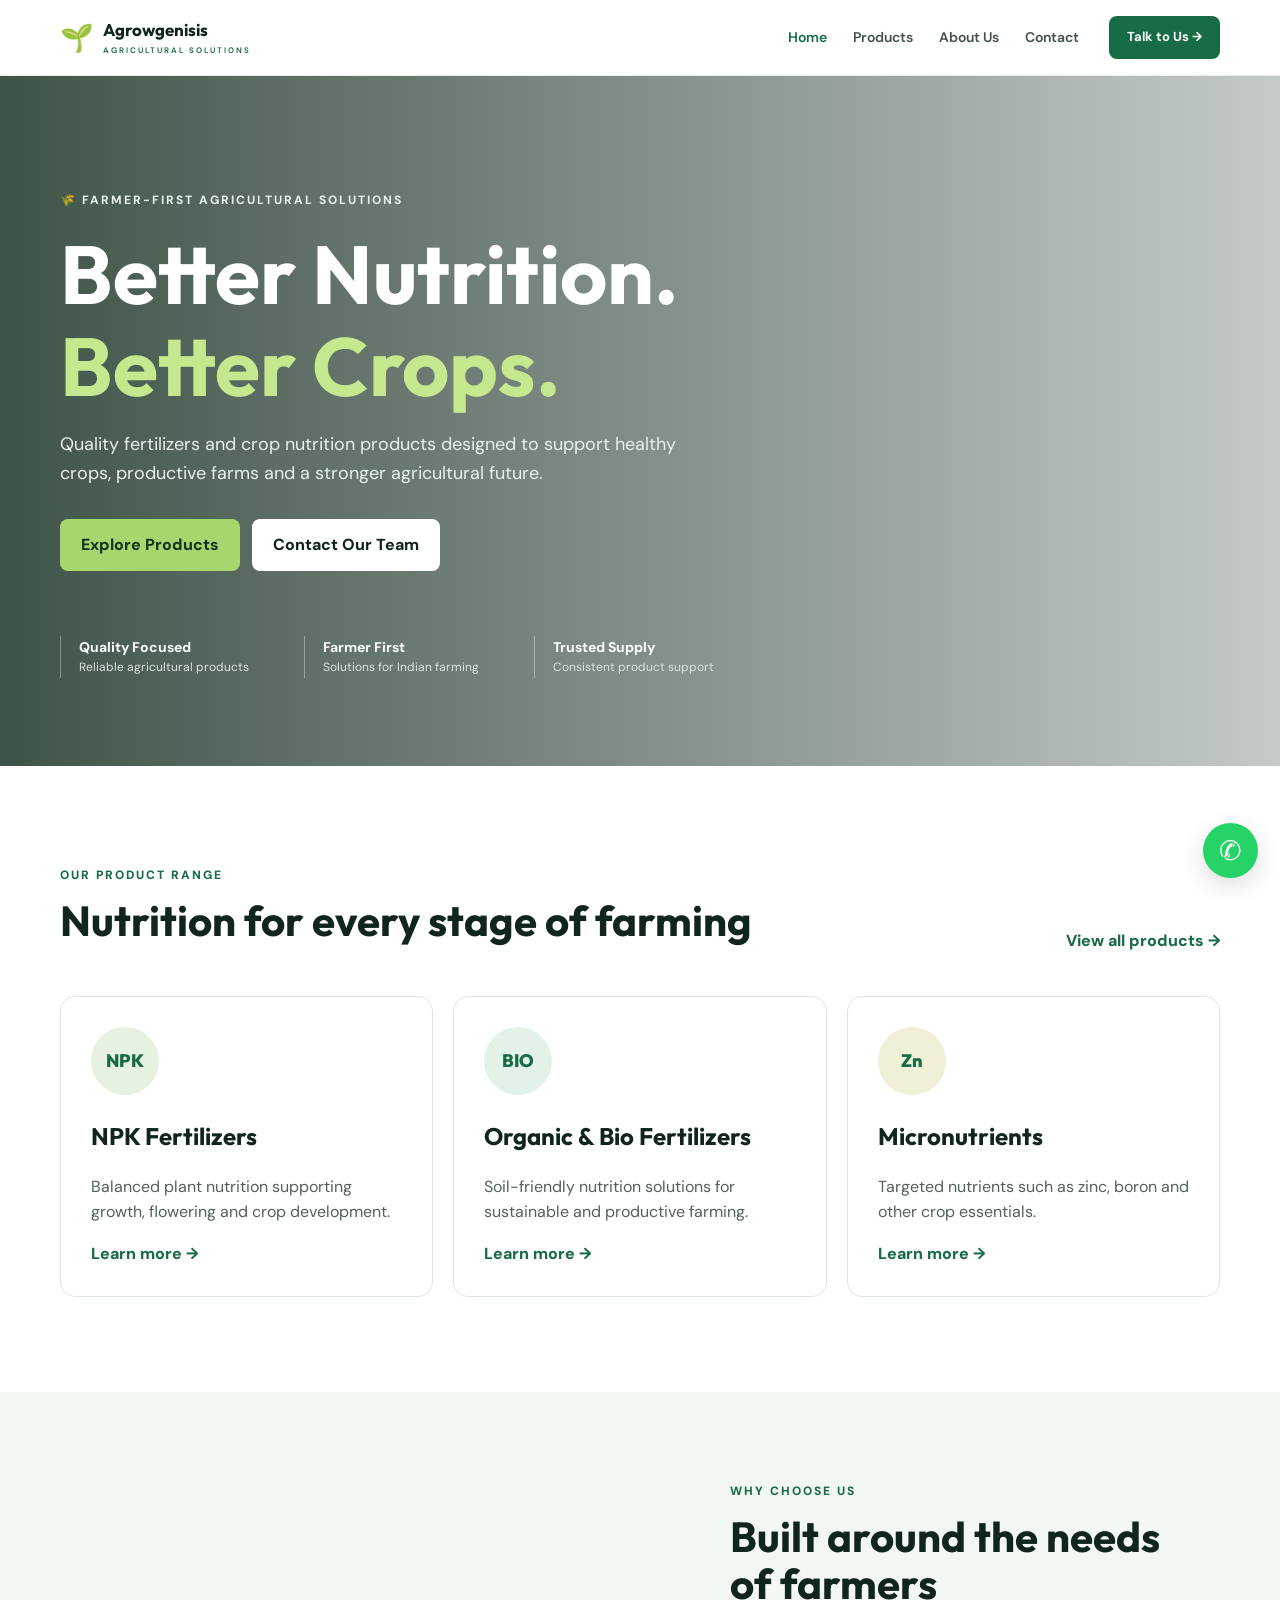
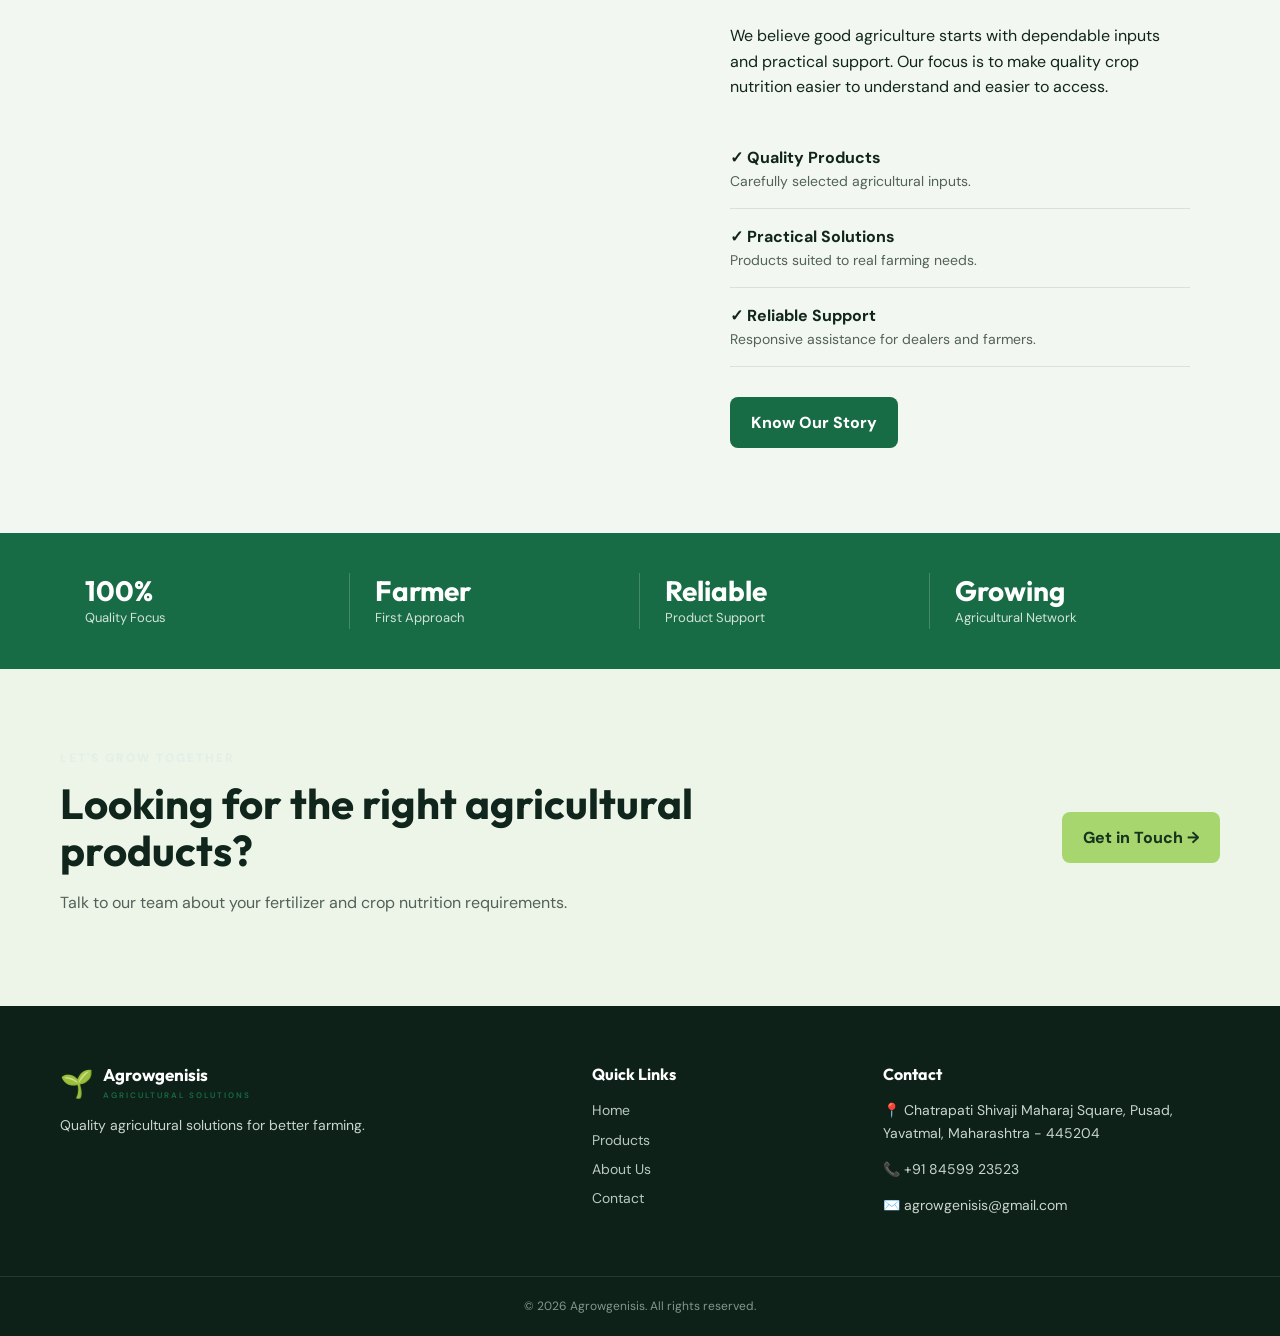
<file: index.html>
<!DOCTYPE html>
<html lang="en">
<head>
  <meta charset="UTF-8">
  <meta name="viewport" content="width=device-width, initial-scale=1.0">
  <meta name="description" content="Agrowgenisis - Quality fertilizers and agricultural solutions for better farming.">
  <title>Agrowgenisis | Fertilizers & Agricultural Solutions</title>
  <link rel="preconnect" href="https://fonts.googleapis.com">
  <link rel="preconnect" href="https://fonts.gstatic.com" crossorigin>
  <link href="https://fonts.googleapis.com/css2?family=DM+Sans:wght@400;500;600;700&family=Outfit:wght@500;600;700;800&display=swap" rel="stylesheet">
  <link rel="stylesheet" href="style.css">
</head>
<body>
<header class="header">
  <div class="container nav">
    <a class="brand" href="index.html"><span class="brand-mark">🌱</span><span>Agrowgenisis<br><small>AGRICULTURAL SOLUTIONS</small></span></a>
    <button class="menu-toggle" aria-label="Open menu">☰</button>
    <nav id="navMenu">
      <a class="active" href="index.html">Home</a>
      <a href="products.html">Products</a>
      <a href="about.html">About Us</a>
      <a href="contact.html">Contact</a>
    </nav>
    <a class="nav-cta" href="contact.html">Talk to Us →</a>
  </div>
</header>

<main>
<section class="hero">
  <div class="hero-overlay"></div>
  <div class="container hero-content">
    <div class="eyebrow">🌾 FARMER-FIRST AGRICULTURAL SOLUTIONS</div>
    <h1>Better Nutrition.<br><span>Better Crops.</span></h1>
    <p>Quality fertilizers and crop nutrition products designed to support healthy crops, productive farms and a stronger agricultural future.</p>
    <div class="hero-actions">
      <a class="btn btn-primary" href="products.html">Explore Products</a>
      <a class="btn btn-light" href="contact.html">Contact Our Team</a>
    </div>
    <div class="trust-row">
      <div><strong>Quality Focused</strong><span>Reliable agricultural products</span></div>
      <div><strong>Farmer First</strong><span>Solutions for Indian farming</span></div>
      <div><strong>Trusted Supply</strong><span>Consistent product support</span></div>
    </div>
  </div>
</section>

<section class="section">
  <div class="container">
    <div class="section-head">
      <div><span class="eyebrow green">OUR PRODUCT RANGE</span><h2>Nutrition for every stage of farming</h2></div>
      <a class="text-link" href="products.html">View all products →</a>
    </div>
    <div class="cards">
      <article class="product-card">
        <div class="product-icon">NPK</div>
        <h3>NPK Fertilizers</h3>
        <p>Balanced plant nutrition supporting growth, flowering and crop development.</p>
        <a href="products.html">Learn more →</a>
      </article>
      <article class="product-card">
        <div class="product-icon organic">BIO</div>
        <h3>Organic & Bio Fertilizers</h3>
        <p>Soil-friendly nutrition solutions for sustainable and productive farming.</p>
        <a href="products.html">Learn more →</a>
      </article>
      <article class="product-card">
        <div class="product-icon micro">Zn</div>
        <h3>Micronutrients</h3>
        <p>Targeted nutrients such as zinc, boron and other crop essentials.</p>
        <a href="products.html">Learn more →</a>
      </article>
    </div>
  </div>
</section>

<section class="split-section">
  <div class="split-image"></div>
  <div class="split-copy">
    <span class="eyebrow green">WHY CHOOSE US</span>
    <h2>Built around the needs of farmers</h2>
    <p>We believe good agriculture starts with dependable inputs and practical support. Our focus is to make quality crop nutrition easier to understand and easier to access.</p>
    <div class="feature-list">
      <div><b>✓ Quality Products</b><span>Carefully selected agricultural inputs.</span></div>
      <div><b>✓ Practical Solutions</b><span>Products suited to real farming needs.</span></div>
      <div><b>✓ Reliable Support</b><span>Responsive assistance for dealers and farmers.</span></div>
    </div>
    <a class="btn btn-dark" href="about.html">Know Our Story</a>
  </div>
</section>

<section class="stats-section">
  <div class="container stats">
    <div><strong>100%</strong><span>Quality Focus</span></div>
    <div><strong>Farmer</strong><span>First Approach</span></div>
    <div><strong>Reliable</strong><span>Product Support</span></div>
    <div><strong>Growing</strong><span>Agricultural Network</span></div>
  </div>
</section>

<section class="cta-section">
  <div class="container cta">
    <div><span class="eyebrow">LET'S GROW TOGETHER</span><h2>Looking for the right agricultural products?</h2><p>Talk to our team about your fertilizer and crop nutrition requirements.</p></div>
    <a class="btn btn-primary" href="contact.html">Get in Touch →</a>
  </div>
</section>
</main>

<footer class="footer">
  <div class="container footer-grid">
    <div><a class="brand footer-brand" href="index.html"><span class="brand-mark">🌱</span><span>Agrowgenisis<br><small>AGRICULTURAL SOLUTIONS</small></span></a><p>Quality agricultural solutions for better farming.</p></div>
    <div><h4>Quick Links</h4><a href="index.html">Home</a><a href="products.html">Products</a><a href="about.html">About Us</a><a href="contact.html">Contact</a></div>
    <div><h4>Contact</h4><p>📍 Chatrapati Shivaji Maharaj Square, Pusad, Yavatmal, Maharashtra - 445204</p><p>📞 +91 84599 23523</p><p>✉️ agrowgenisis@gmail.com</p></div>
  </div>
  <div class="copyright">© 2026 Agrowgenisis. All rights reserved.</div>
</footer>
<a class="whatsapp" href="https://wa.me/918459923523" aria-label="WhatsApp">✆</a>
<script src="script.js"></script>
</body>
</html>
</file>
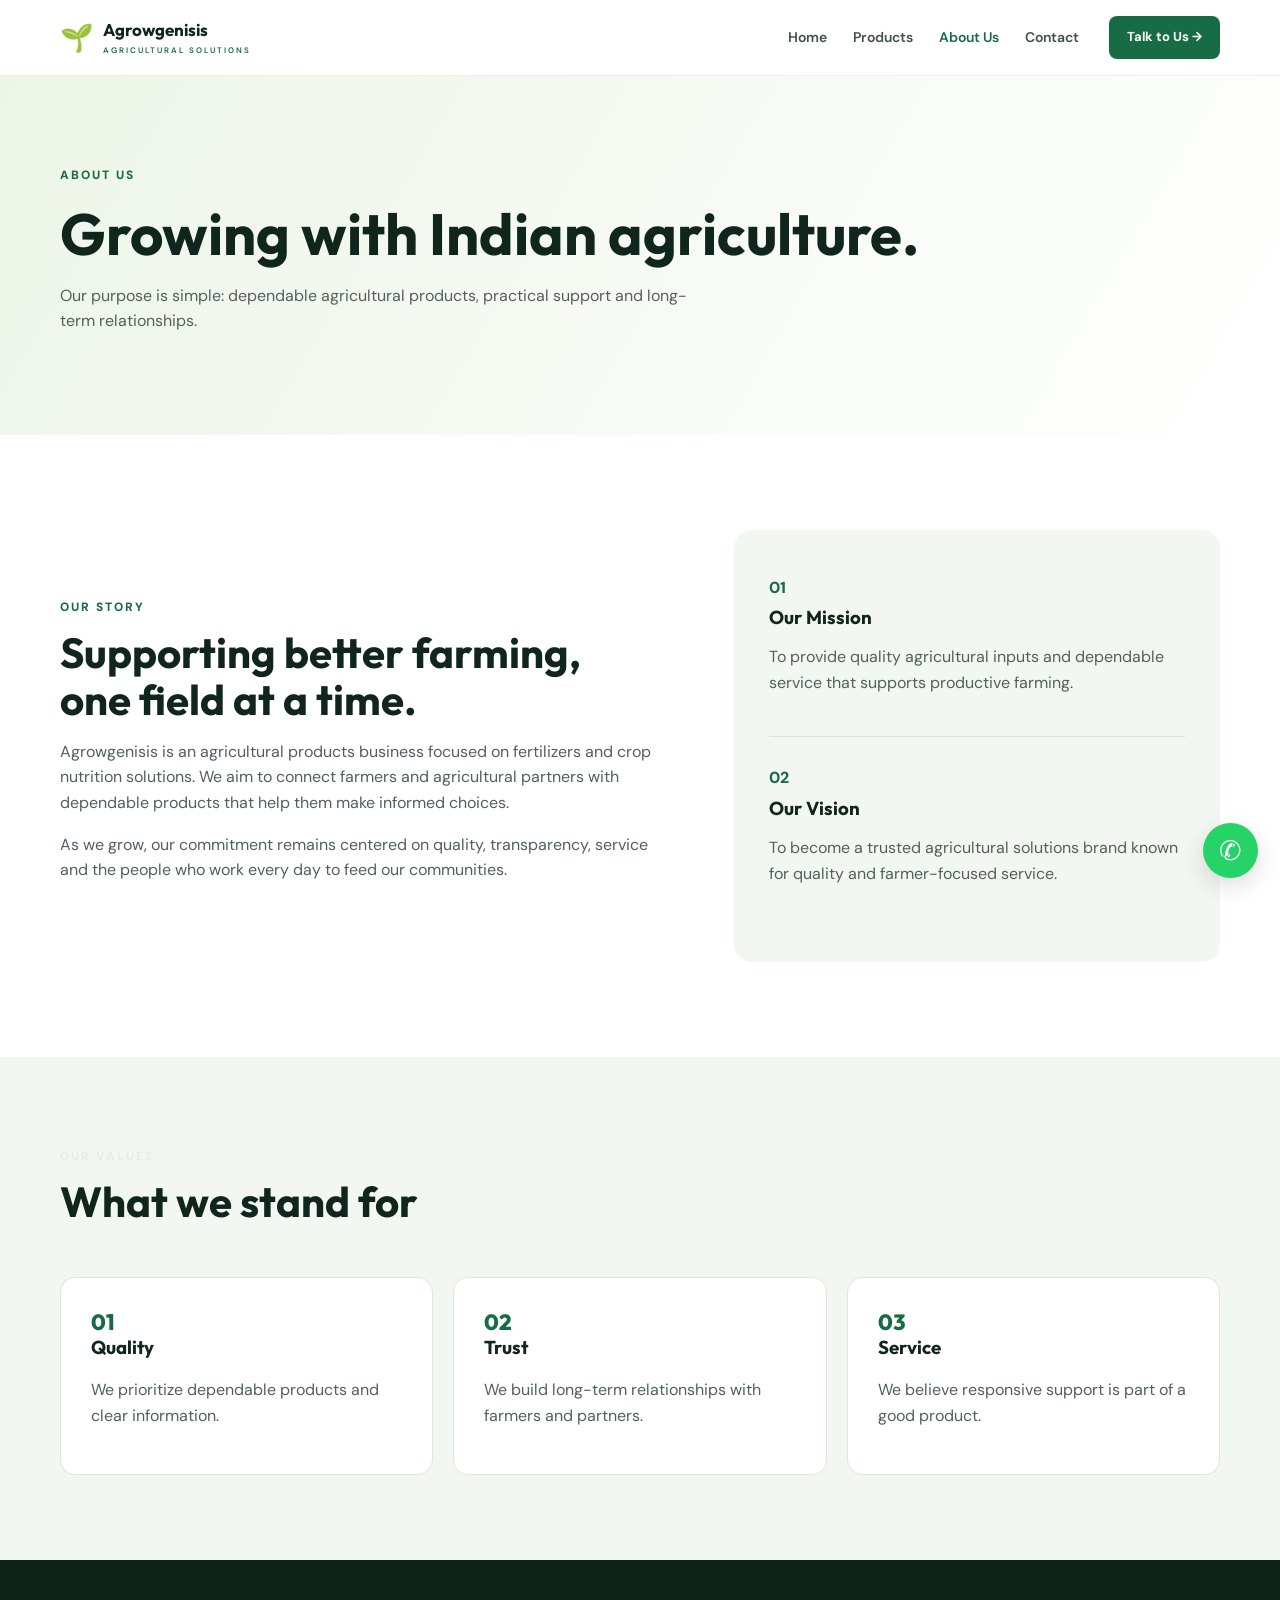
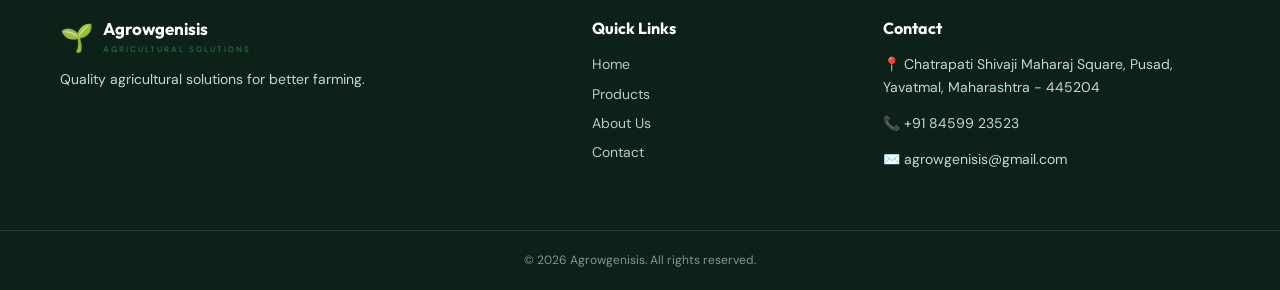
<file: about.html>
<!DOCTYPE html>
<html lang="en"><head><meta charset="UTF-8"><meta name="viewport" content="width=device-width, initial-scale=1.0"><title>About Us | Agrowgenisis</title>
<link rel="preconnect" href="https://fonts.googleapis.com"><link rel="preconnect" href="https://fonts.gstatic.com" crossorigin><link href="https://fonts.googleapis.com/css2?family=DM+Sans:wght@400;500;600;700&family=Outfit:wght@500;600;700;800&display=swap" rel="stylesheet"><link rel="stylesheet" href="style.css"></head>
<body><header class="header"><div class="container nav"><a class="brand" href="index.html"><span class="brand-mark">🌱</span><span>Agrowgenisis<br><small>AGRICULTURAL SOLUTIONS</small></span></a><button class="menu-toggle">☰</button><nav id="navMenu"><a href="index.html">Home</a><a href="products.html">Products</a><a class="active" href="about.html">About Us</a><a href="contact.html">Contact</a></nav><a class="nav-cta" href="contact.html">Talk to Us →</a></div></header>
<section class="page-hero"><div class="container"><span class="eyebrow green">ABOUT US</span><h1>Growing with Indian agriculture.</h1><p>Our purpose is simple: dependable agricultural products, practical support and long-term relationships.</p></div></section>
<section class="section"><div class="container about-layout"><div><span class="eyebrow green">OUR STORY</span><h2>Supporting better farming, one field at a time.</h2><p>Agrowgenisis is an agricultural products business focused on fertilizers and crop nutrition solutions. We aim to connect farmers and agricultural partners with dependable products that help them make informed choices.</p><p>As we grow, our commitment remains centered on quality, transparency, service and the people who work every day to feed our communities.</p></div><div class="mission-box"><div><span>01</span><h3>Our Mission</h3><p>To provide quality agricultural inputs and dependable service that supports productive farming.</p></div><div><span>02</span><h3>Our Vision</h3><p>To become a trusted agricultural solutions brand known for quality and farmer-focused service.</p></div></div></div></section>
<section class="values"><div class="container"><div class="section-head"><div><span class="eyebrow">OUR VALUES</span><h2>What we stand for</h2></div></div><div class="cards"><article class="value-card"><b>01</b><h3>Quality</h3><p>We prioritize dependable products and clear information.</p></article><article class="value-card"><b>02</b><h3>Trust</h3><p>We build long-term relationships with farmers and partners.</p></article><article class="value-card"><b>03</b><h3>Service</h3><p>We believe responsive support is part of a good product.</p></article></div></div></section>
<footer class="footer"><div class="container footer-grid"><div><a class="brand footer-brand" href="index.html"><span class="brand-mark">🌱</span><span>Agrowgenisis<br><small>AGRICULTURAL SOLUTIONS</small></span></a><p>Quality agricultural solutions for better farming.</p></div><div><h4>Quick Links</h4><a href="index.html">Home</a><a href="products.html">Products</a><a href="about.html">About Us</a><a href="contact.html">Contact</a></div><div><h4>Contact</h4><p>📍 Chatrapati Shivaji Maharaj Square, Pusad, Yavatmal, Maharashtra - 445204</p><p>📞 +91 84599 23523</p><p>✉️ agrowgenisis@gmail.com</p></div></div><div class="copyright">© 2026 Agrowgenisis. All rights reserved.</div></footer><a class="whatsapp" href="https://wa.me/918459923523">✆</a><script src="script.js"></script></body></html>
</file>
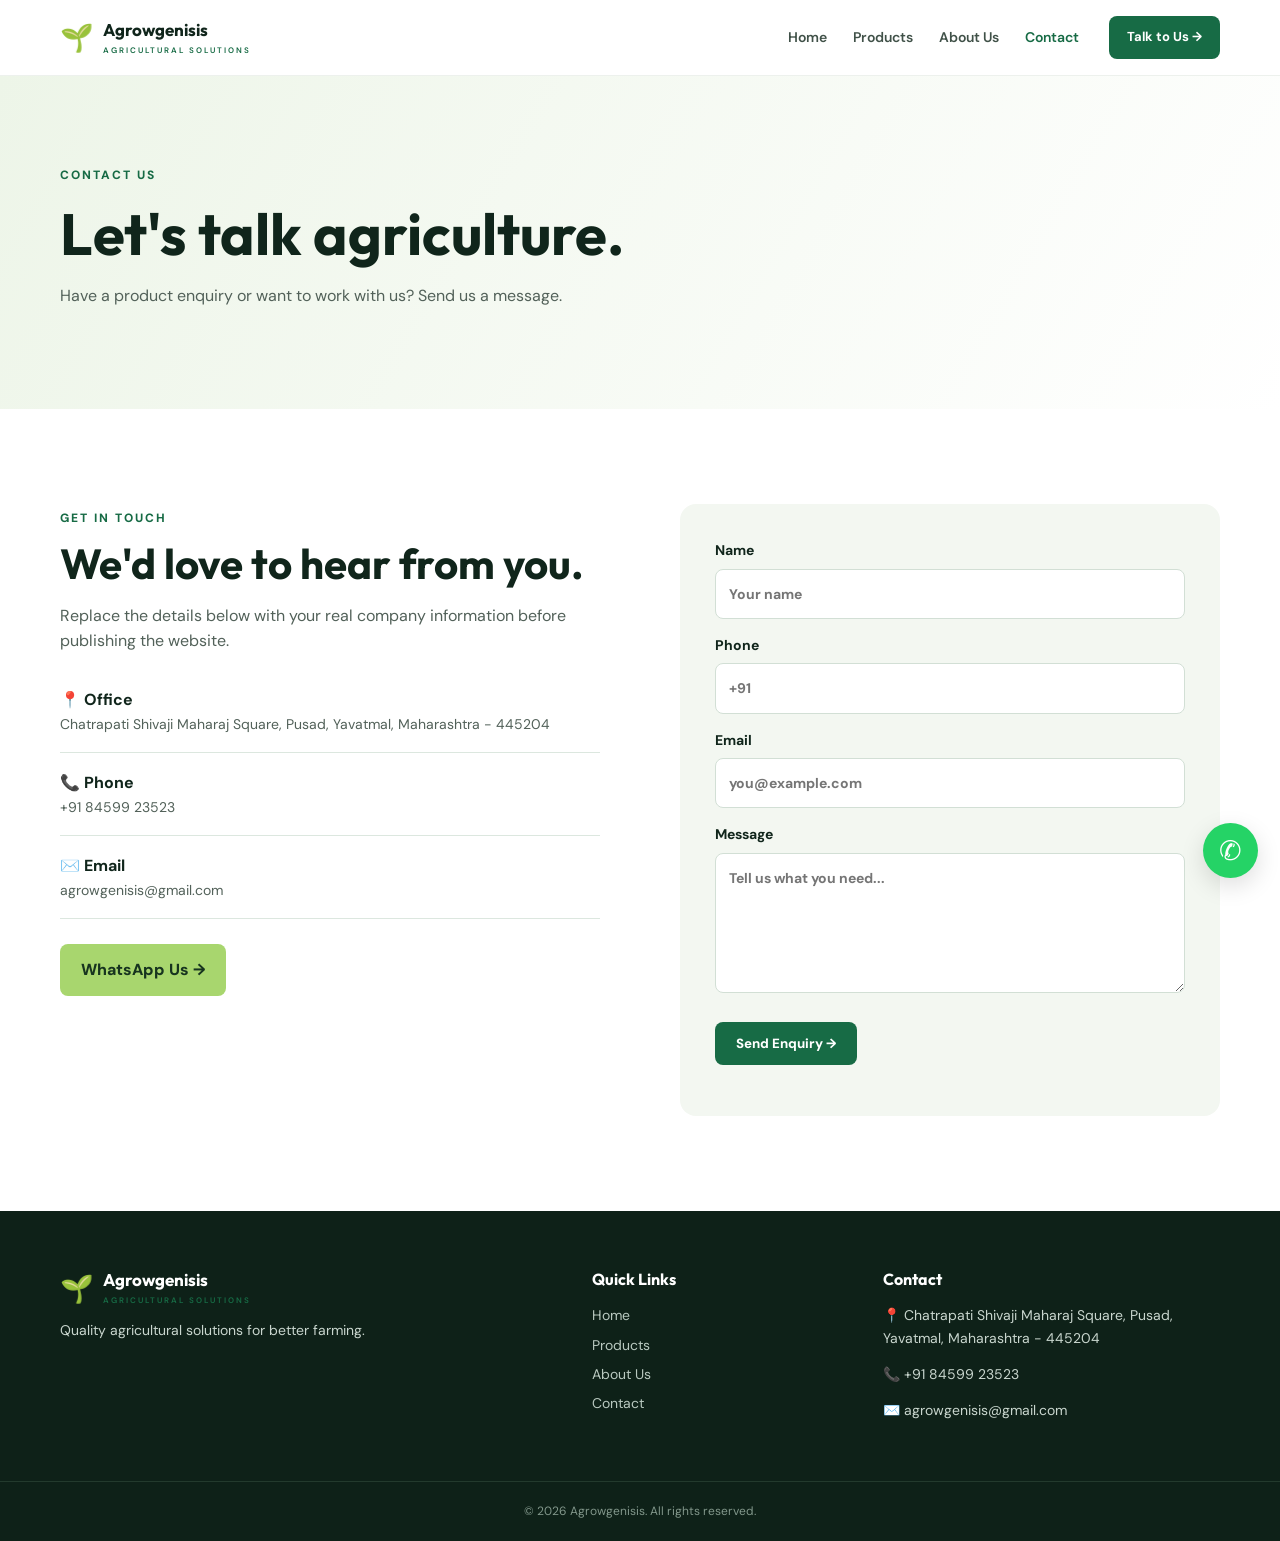
<file: contact.html>
<!DOCTYPE html>
<html lang="en"><head><meta charset="UTF-8"><meta name="viewport" content="width=device-width, initial-scale=1.0"><title>Contact | Agrowgenisis</title>
<link rel="preconnect" href="https://fonts.googleapis.com"><link rel="preconnect" href="https://fonts.gstatic.com" crossorigin><link href="https://fonts.googleapis.com/css2?family=DM+Sans:wght@400;500;600;700&family=Outfit:wght@500;600;700;800&display=swap" rel="stylesheet"><link rel="stylesheet" href="style.css"></head>
<body><header class="header"><div class="container nav"><a class="brand" href="index.html"><span class="brand-mark">🌱</span><span>Agrowgenisis<br><small>AGRICULTURAL SOLUTIONS</small></span></a><button class="menu-toggle">☰</button><nav id="navMenu"><a href="index.html">Home</a><a href="products.html">Products</a><a href="about.html">About Us</a><a class="active" href="contact.html">Contact</a></nav><a class="nav-cta" href="contact.html">Talk to Us →</a></div></header>
<section class="page-hero"><div class="container"><span class="eyebrow green">CONTACT US</span><h1>Let's talk agriculture.</h1><p>Have a product enquiry or want to work with us? Send us a message.</p></div></section>
<section class="section"><div class="container contact-grid"><div class="contact-info"><span class="eyebrow green">GET IN TOUCH</span><h2>We'd love to hear from you.</h2><p>Replace the details below with your real company information before publishing the website.</p><div class="contact-item"><b>📍 Office</b><span>Chatrapati Shivaji Maharaj Square, Pusad, Yavatmal, Maharashtra - 445204</span></div><div class="contact-item"><b>📞 Phone</b><span>+91 84599 23523</span></div><div class="contact-item"><b>✉️ Email</b><span>agrowgenisis@gmail.com</span></div><a class="btn btn-primary" href="https://wa.me/918459923523">WhatsApp Us →</a></div>
<form class="contact-form" onsubmit="handleForm(event)"><label>Name<input required type="text" placeholder="Your name"></label><label>Phone<input required type="tel" placeholder="+91"></label><label>Email<input type="email" placeholder="you@example.com"></label><label>Message<textarea required rows="5" placeholder="Tell us what you need..."></textarea></label><button class="btn btn-dark" type="submit">Send Enquiry →</button><p id="formMessage" class="form-message"></p></form></div></section>
<footer class="footer"><div class="container footer-grid"><div><a class="brand footer-brand" href="index.html"><span class="brand-mark">🌱</span><span>Agrowgenisis<br><small>AGRICULTURAL SOLUTIONS</small></span></a><p>Quality agricultural solutions for better farming.</p></div><div><h4>Quick Links</h4><a href="index.html">Home</a><a href="products.html">Products</a><a href="about.html">About Us</a><a href="contact.html">Contact</a></div><div><h4>Contact</h4><p>📍 Chatrapati Shivaji Maharaj Square, Pusad, Yavatmal, Maharashtra - 445204</p><p>📞 +91 84599 23523</p><p>✉️ agrowgenisis@gmail.com</p></div></div><div class="copyright">© 2026 Agrowgenisis. All rights reserved.</div></footer><a class="whatsapp" href="https://wa.me/918459923523">✆</a><script src="script.js"></script></body></html>
</file>
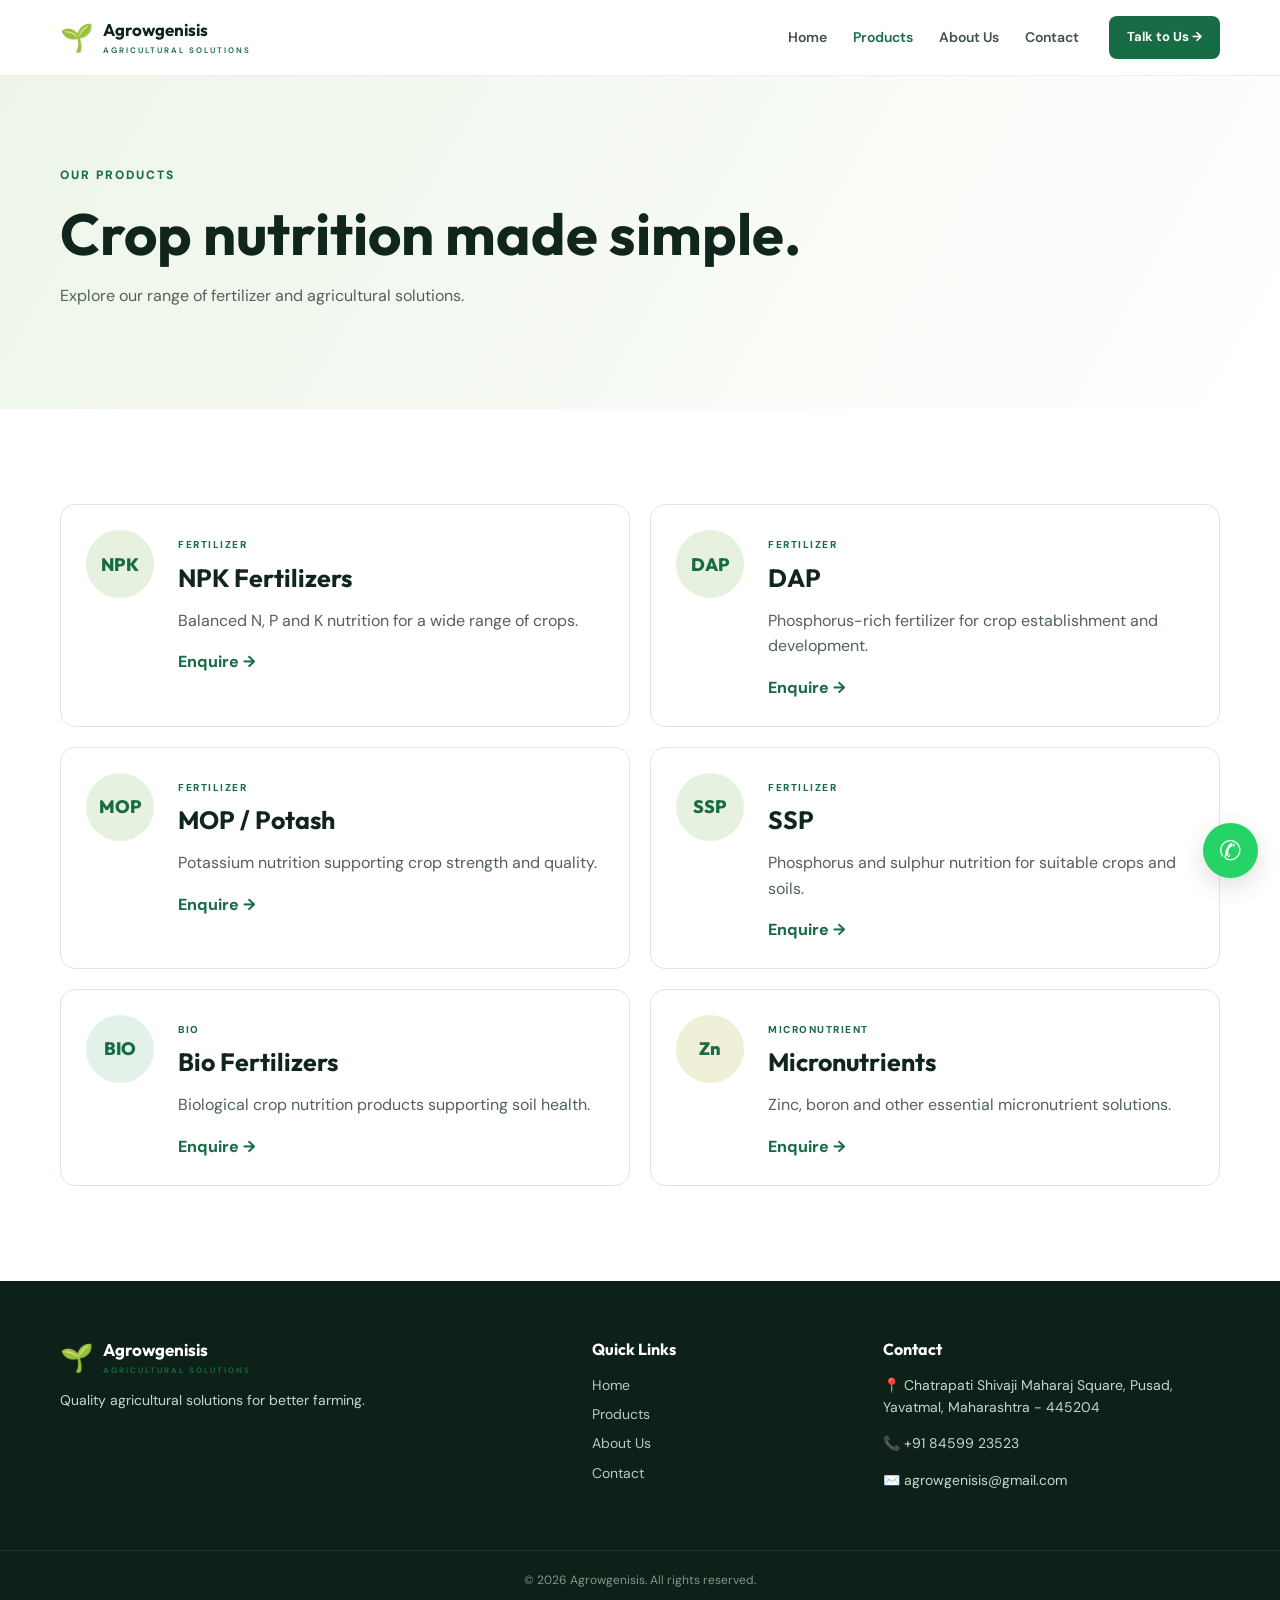
<file: products.html>
<!DOCTYPE html>
<html lang="en"><head><meta charset="UTF-8"><meta name="viewport" content="width=device-width, initial-scale=1.0">
<title>Products | Agrowgenisis</title><link rel="preconnect" href="https://fonts.googleapis.com"><link rel="preconnect" href="https://fonts.gstatic.com" crossorigin>
<link href="https://fonts.googleapis.com/css2?family=DM+Sans:wght@400;500;600;700&family=Outfit:wght@500;600;700;800&display=swap" rel="stylesheet"><link rel="stylesheet" href="style.css"></head>
<body><header class="header"><div class="container nav"><a class="brand" href="index.html"><span class="brand-mark">🌱</span><span>Agrowgenisis<br><small>AGRICULTURAL SOLUTIONS</small></span></a><button class="menu-toggle">☰</button><nav id="navMenu"><a href="index.html">Home</a><a class="active" href="products.html">Products</a><a href="about.html">About Us</a><a href="contact.html">Contact</a></nav><a class="nav-cta" href="contact.html">Talk to Us →</a></div></header>
<section class="page-hero"><div class="container"><span class="eyebrow green">OUR PRODUCTS</span><h1>Crop nutrition made simple.</h1><p>Explore our range of fertilizer and agricultural solutions.</p></div></section>
<section class="section"><div class="container"><div class="product-grid">
<article class="catalog-card"><div class="catalog-icon">NPK</div><div><span class="tag">FERTILIZER</span><h3>NPK Fertilizers</h3><p>Balanced N, P and K nutrition for a wide range of crops.</p><a href="contact.html">Enquire →</a></div></article>
<article class="catalog-card"><div class="catalog-icon">DAP</div><div><span class="tag">FERTILIZER</span><h3>DAP</h3><p>Phosphorus-rich fertilizer for crop establishment and development.</p><a href="contact.html">Enquire →</a></div></article>
<article class="catalog-card"><div class="catalog-icon">MOP</div><div><span class="tag">FERTILIZER</span><h3>MOP / Potash</h3><p>Potassium nutrition supporting crop strength and quality.</p><a href="contact.html">Enquire →</a></div></article>
<article class="catalog-card"><div class="catalog-icon">SSP</div><div><span class="tag">FERTILIZER</span><h3>SSP</h3><p>Phosphorus and sulphur nutrition for suitable crops and soils.</p><a href="contact.html">Enquire →</a></div></article>
<article class="catalog-card"><div class="catalog-icon bio">BIO</div><div><span class="tag">BIO</span><h3>Bio Fertilizers</h3><p>Biological crop nutrition products supporting soil health.</p><a href="contact.html">Enquire →</a></div></article>
<article class="catalog-card"><div class="catalog-icon micro">Zn</div><div><span class="tag">MICRONUTRIENT</span><h3>Micronutrients</h3><p>Zinc, boron and other essential micronutrient solutions.</p><a href="contact.html">Enquire →</a></div></article>
</div></div></section>
<footer class="footer"><div class="container footer-grid"><div><a class="brand footer-brand" href="index.html"><span class="brand-mark">🌱</span><span>Agrowgenisis<br><small>AGRICULTURAL SOLUTIONS</small></span></a><p>Quality agricultural solutions for better farming.</p></div><div><h4>Quick Links</h4><a href="index.html">Home</a><a href="products.html">Products</a><a href="about.html">About Us</a><a href="contact.html">Contact</a></div><div><h4>Contact</h4><p>📍 Chatrapati Shivaji Maharaj Square, Pusad, Yavatmal, Maharashtra - 445204</p><p>📞 +91 84599 23523</p><p>✉️ agrowgenisis@gmail.com</p></div></div><div class="copyright">© 2026 Agrowgenisis. All rights reserved.</div></footer><a class="whatsapp" href="https://wa.me/918459923523">✆</a><script src="script.js"></script></body></html>
</file>
<file: style.css>
:root{--green:#176b45;--green2:#2f8b59;--light:#f3f7f1;--dark:#10251b;--text:#526159;--white:#fff;--line:#dce7df}*{box-sizing:border-box}html{scroll-behavior:smooth}body{margin:0;font-family:"DM Sans",sans-serif;color:var(--dark);background:#fff;line-height:1.6}.container{width:min(1160px,92%);margin:auto}.header{height:76px;background:#fff;border-bottom:1px solid #edf1ed;position:sticky;top:0;z-index:20}.nav{height:100%;display:flex;align-items:center;gap:30px}.brand{display:flex;align-items:center;gap:9px;text-decoration:none;color:var(--dark);font:700 17px "Outfit";line-height:1}.brand small{font:600 8px "DM Sans";letter-spacing:2px;color:var(--green)}.brand-mark{font-size:27px}.nav nav{display:flex;gap:26px;margin-left:auto}.nav nav a{color:#405148;text-decoration:none;font-weight:600;font-size:14px}.nav nav a:hover,.nav nav a.active{color:var(--green)}.nav-cta{background:var(--green);color:#fff;text-decoration:none;padding:11px 18px;border-radius:8px;font-weight:700;font-size:13px}.menu-toggle{display:none;background:none;border:0;font-size:24px}.hero{min-height:690px;position:relative;background:linear-gradient(90deg,rgba(8,35,21,.78),rgba(8,35,21,.24)),url("https://images.moneycontrol.com/static-mcnews/2021/09/fertiliser.jpg?height=900&impolicy=website&width=1500") center/cover}.hero-content{position:relative;color:#fff;padding-top:115px}.eyebrow{font-size:12px;letter-spacing:2px;font-weight:800;color:#e2efe7}.eyebrow.green{color:var(--green)}h1,h2,h3,h4{font-family:"Outfit";line-height:1.12;margin-top:0}h1{font-size:clamp(48px,7vw,82px);margin:18px 0}.hero h1 span{color:#c5e88e}.hero-content>p{font-size:18px;max-width:620px;color:#e9f1eb}.hero-actions{display:flex;gap:12px;margin:32px 0 65px}.btn{display:inline-block;text-decoration:none;border:0;cursor:pointer;border-radius:8px;padding:13px 21px;font-weight:800;font-family:inherit}.btn-primary{background:#a8d66e;color:#17341f}.btn-light{background:#fff;color:var(--dark)}.btn-dark{background:var(--green);color:#fff}.trust-row{display:flex;gap:55px}.trust-row div{border-left:1px solid rgba(255,255,255,.35);padding-left:18px}.trust-row strong,.trust-row span{display:block}.trust-row strong{font-size:14px}.trust-row span{font-size:12px;color:#d7e4dc}.section{padding:95px 0}.section-head{display:flex;justify-content:space-between;align-items:end;margin-bottom:42px}.section-head h2,h2{font-size:42px;margin:10px 0}.text-link,.product-card a,.catalog-card a{color:var(--green);font-weight:800;text-decoration:none}.cards{display:grid;grid-template-columns:repeat(3,1fr);gap:20px}.product-card,.value-card{border:1px solid var(--line);border-radius:15px;padding:30px;background:#fff;transition:.25s}.product-card:hover,.value-card:hover{transform:translateY(-5px);box-shadow:0 15px 40px rgba(20,65,40,.08)}.product-icon,.catalog-icon{width:68px;height:68px;border-radius:50%;background:#e6f2df;color:var(--green);display:grid;place-items:center;font:800 18px "Outfit";margin-bottom:28px}.product-icon.organic,.catalog-icon.bio{background:#e2f2e8}.product-icon.micro,.catalog-icon.micro{background:#f0efd8}.product-card h3{font-size:24px}.product-card p,.value-card p{color:var(--text)}.split-section{display:grid;grid-template-columns:1fr 1fr;background:var(--light)}.split-image{min-height:570px;background:url("https://glottis.global/wp-content/uploads/2025/09/image-5.png") center/cover}.split-copy{padding:85px max(7vw,40px);max-width:650px}.feature-list{margin:30px 0}.feature-list div{padding:15px 0;border-bottom:1px solid #d7e2d8}.feature-list b,.feature-list span{display:block}.feature-list span{font-size:14px;color:var(--text)}.stats-section{background:var(--green);color:#fff}.stats{display:grid;grid-template-columns:repeat(4,1fr);padding:40px 0}.stats div{padding:0 25px;border-right:1px solid rgba(255,255,255,.2)}.stats div:last-child{border:0}.stats strong,.stats span{display:block}.stats strong{font:700 28px "Outfit"}.stats span{color:#d2e4d8;font-size:13px}.cta-section{padding:75px 0;background:#edf5e8}.cta{display:flex;justify-content:space-between;align-items:center;gap:30px}.cta h2{max-width:700px}.cta p{color:var(--text)}.footer{background:#0e2118;color:#c9d6ce;padding-top:60px}.footer-grid{display:grid;grid-template-columns:2fr 1fr 1.4fr;gap:50px;padding-bottom:45px}.footer-brand{color:#fff}.footer h4{color:#fff;margin-bottom:15px}.footer a:not(.brand){display:block;color:#b9c9c0;text-decoration:none;margin:7px 0;font-size:14px}.footer p{font-size:14px}.copyright{text-align:center;border-top:1px solid #233a2d;padding:20px;font-size:12px;color:#82978b}.whatsapp{position:fixed;right:22px;bottom:22px;width:55px;height:55px;border-radius:50%;display:grid;place-items:center;background:#25d366;color:#fff;text-decoration:none;font-size:27px;box-shadow:0 8px 25px #0002;z-index:30}.page-hero{padding:85px 0;background:linear-gradient(120deg,#edf5e8,#fff)}.page-hero h1{font-size:58px;margin:15px 0 8px}.page-hero p{color:var(--text);max-width:650px}.product-grid{display:grid;grid-template-columns:repeat(2,1fr);gap:20px}.catalog-card{border:1px solid var(--line);border-radius:15px;padding:25px;display:flex;gap:24px}.catalog-icon{flex:0 0 68px;margin:0}.catalog-card h3{font-size:25px;margin:8px 0}.catalog-card p{color:var(--text)}.tag{font-size:10px;letter-spacing:1.5px;color:var(--green);font-weight:800}.about-layout{display:grid;grid-template-columns:1.1fr .9fr;gap:80px;align-items:center}.about-layout p{color:var(--text)}.mission-box{background:var(--light);border-radius:18px;padding:35px}.mission-box>div{padding:10px 0 25px}.mission-box>div+div{border-top:1px solid #d7e2d8;padding-top:28px}.mission-box span{color:var(--green);font-weight:800}.mission-box h3{margin:7px 0}.values{background:var(--light);padding:85px 0}.value-card b{color:var(--green);font:800 22px "Outfit"}.contact-grid{display:grid;grid-template-columns:1fr 1fr;gap:80px}.contact-info p{color:var(--text)}.contact-item{padding:17px 0;border-bottom:1px solid var(--line)}.contact-item b,.contact-item span{display:block}.contact-item span{color:var(--text);font-size:14px}.contact-info .btn{margin-top:25px}.contact-form{background:var(--light);padding:35px;border-radius:16px}.contact-form label{display:block;font-weight:700;font-size:14px;margin-bottom:15px}.contact-form input,.contact-form textarea{width:100%;margin-top:7px;border:1px solid #d2dfd5;border-radius:8px;padding:13px;font:inherit;background:#fff}.contact-form .btn{margin-top:8px}.form-message{color:var(--green);font-weight:700}.menu-toggle{color:var(--dark)}@media(max-width:850px){.nav-cta{display:none}.menu-toggle{display:block;margin-left:auto}.nav nav{display:none;position:absolute;top:76px;left:0;right:0;background:#fff;padding:20px;flex-direction:column;gap:15px;border-bottom:1px solid var(--line)}.nav nav.open{display:flex}.cards,.product-grid,.about-layout,.contact-grid,.footer-grid{grid-template-columns:1fr}.hero{min-height:650px}.hero-content{padding-top:80px}.trust-row{gap:15px;flex-wrap:wrap}.trust-row div{flex:1;min-width:130px}.split-section{grid-template-columns:1fr}.split-image{min-height:360px}.stats{grid-template-columns:repeat(2,1fr);gap:25px}.stats div:nth-child(2){border:0}.cta{flex-direction:column;align-items:flex-start}.section-head{display:block}.section-head .text-link{display:inline-block;margin-top:10px}}@media(max-width:520px){h1{font-size:48px}.page-hero h1{font-size:43px}.section{padding:65px 0}.hero-actions{flex-direction:column;align-items:flex-start}.trust-row{display:none}.catalog-card{display:block}.catalog-icon{margin-bottom:18px}.split-copy{padding:60px 7%}.stats{grid-template-columns:1fr}.stats div{border:0;border-bottom:1px solid rgba(255,255,255,.2);padding:12px 0}.hero{background-position:65% center}}
</file>
